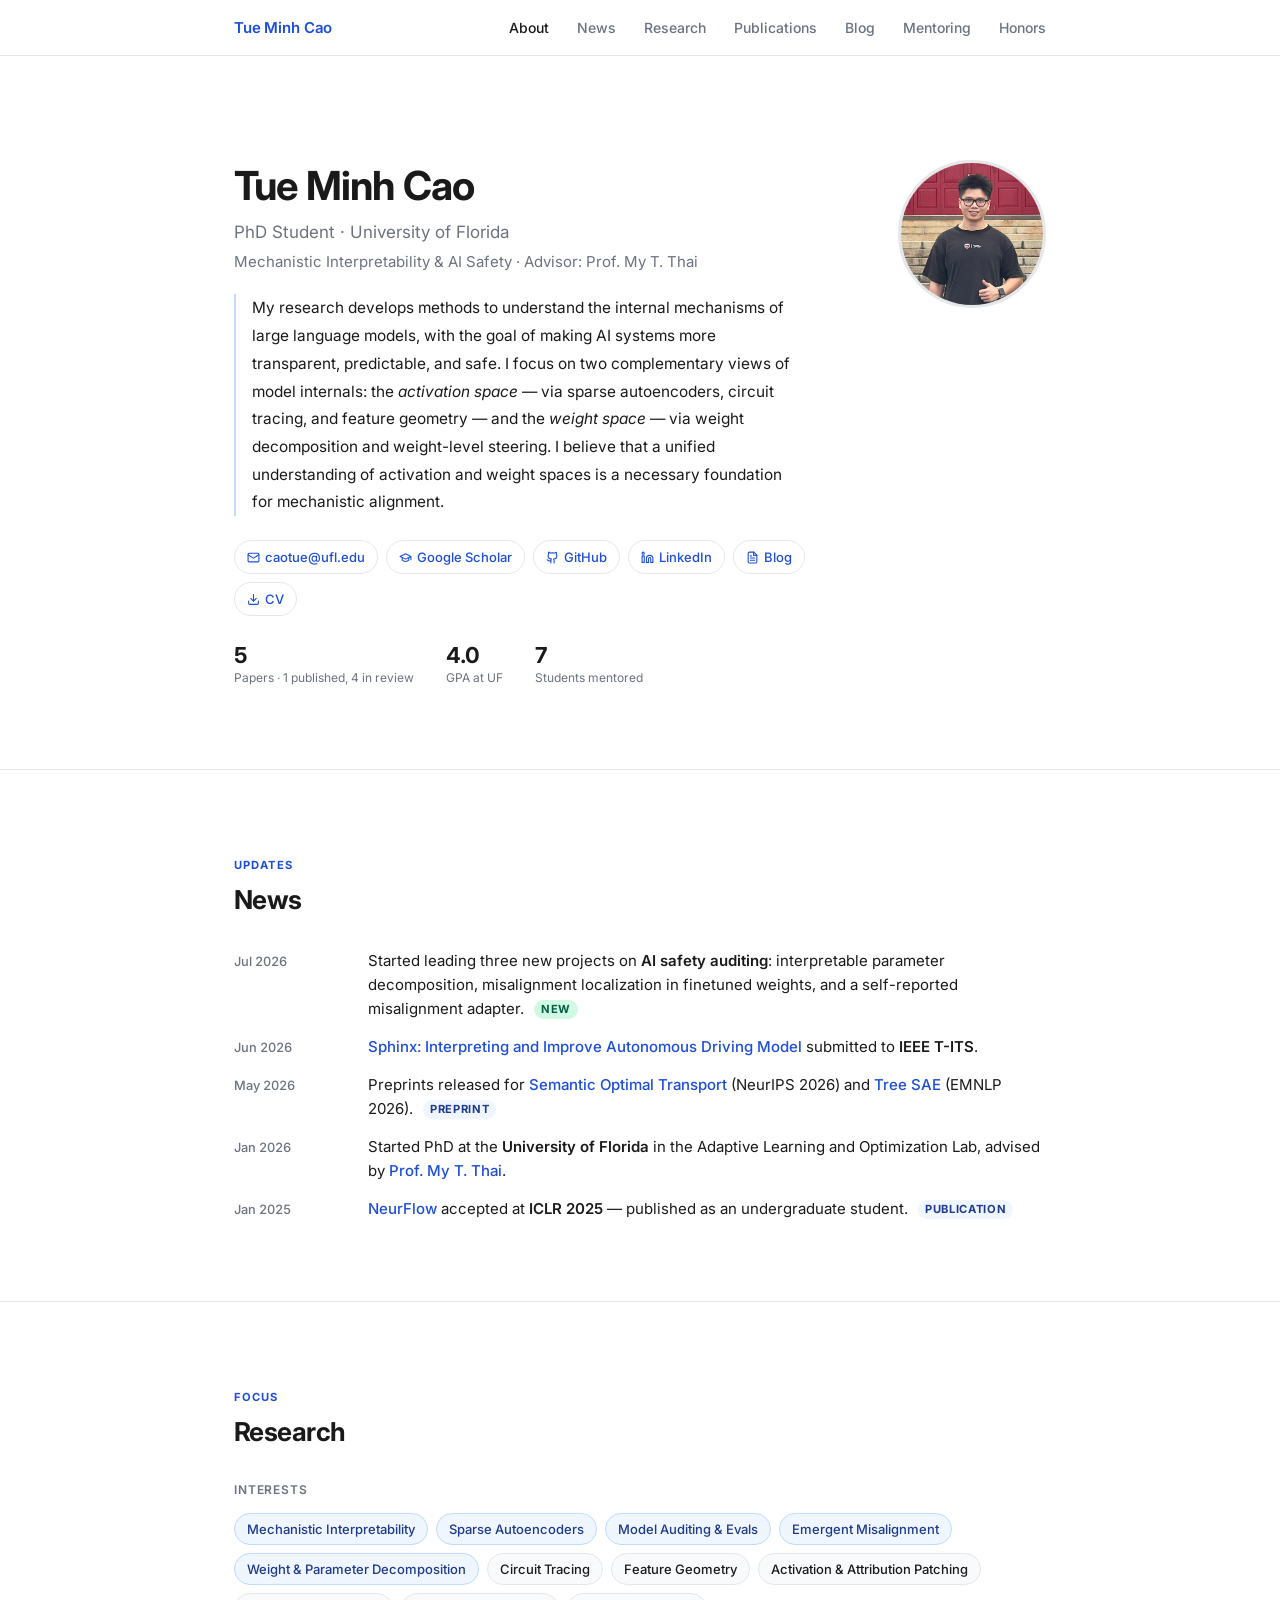
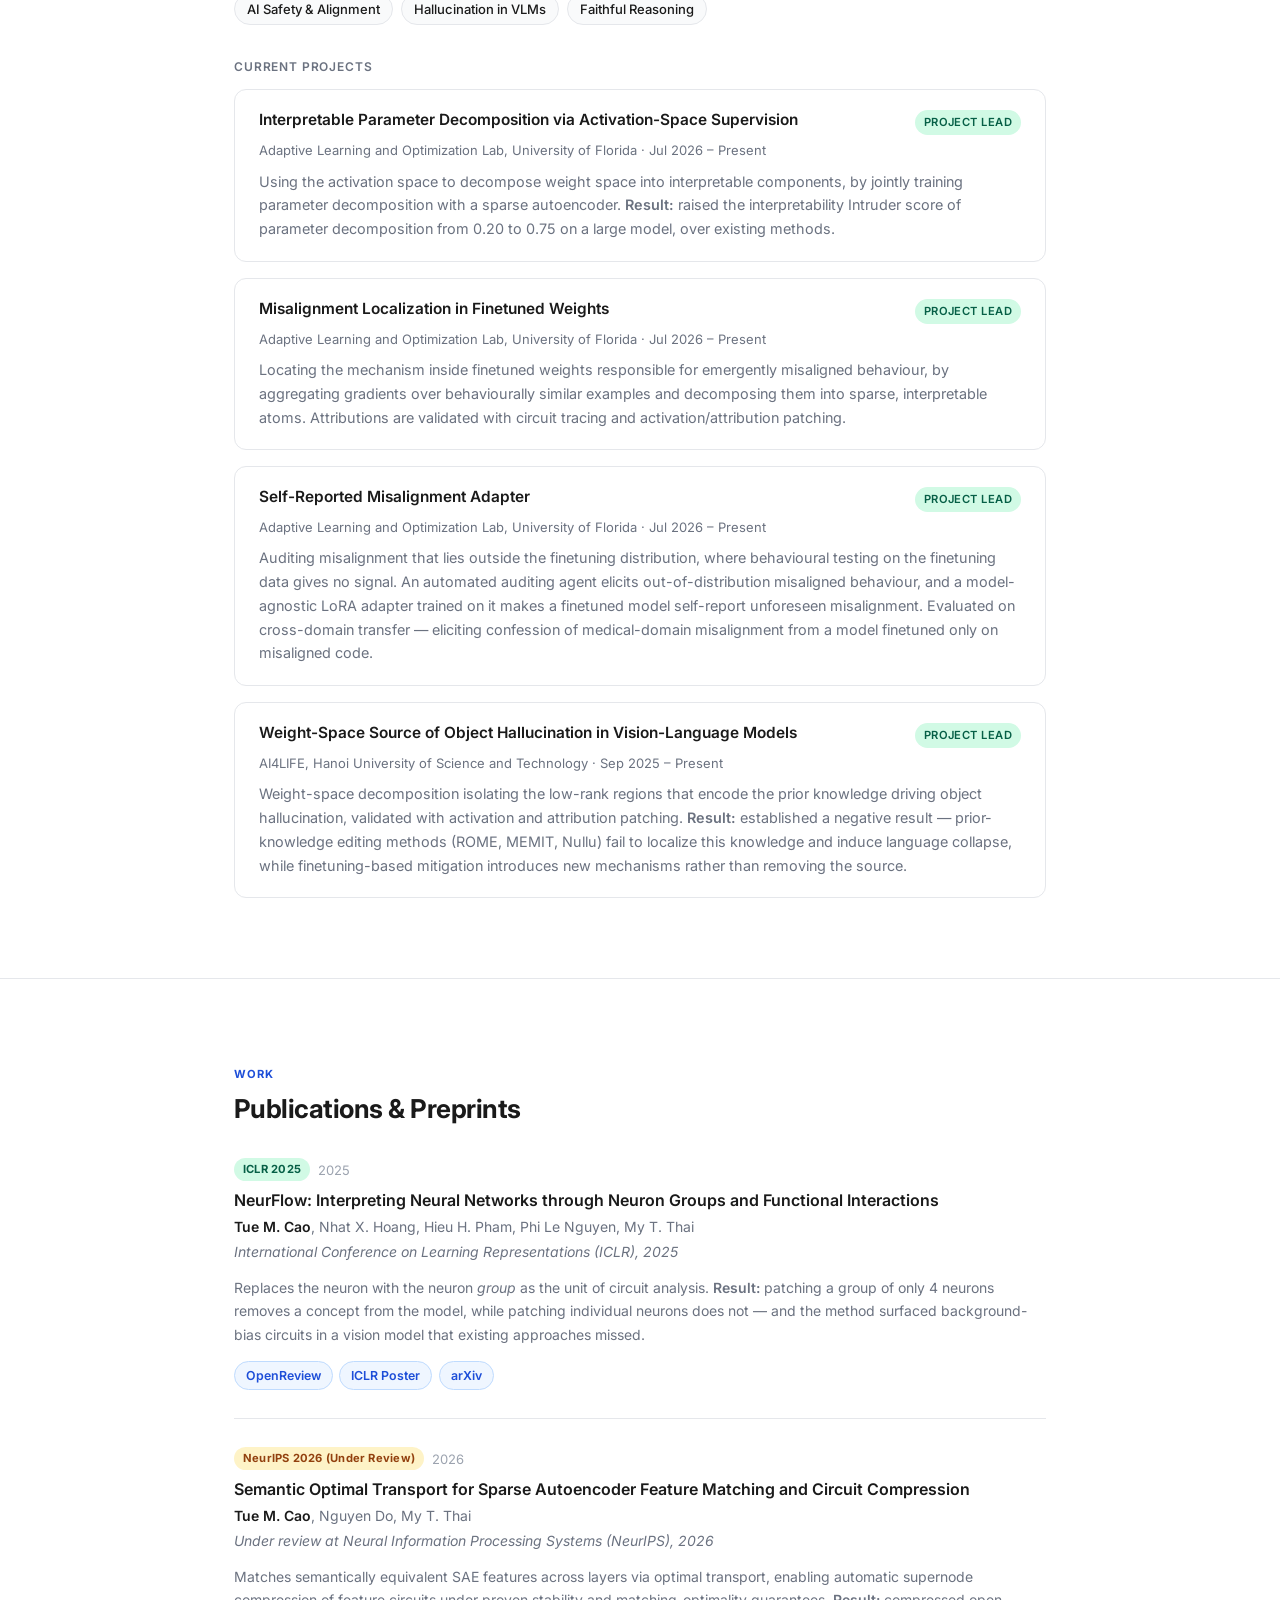
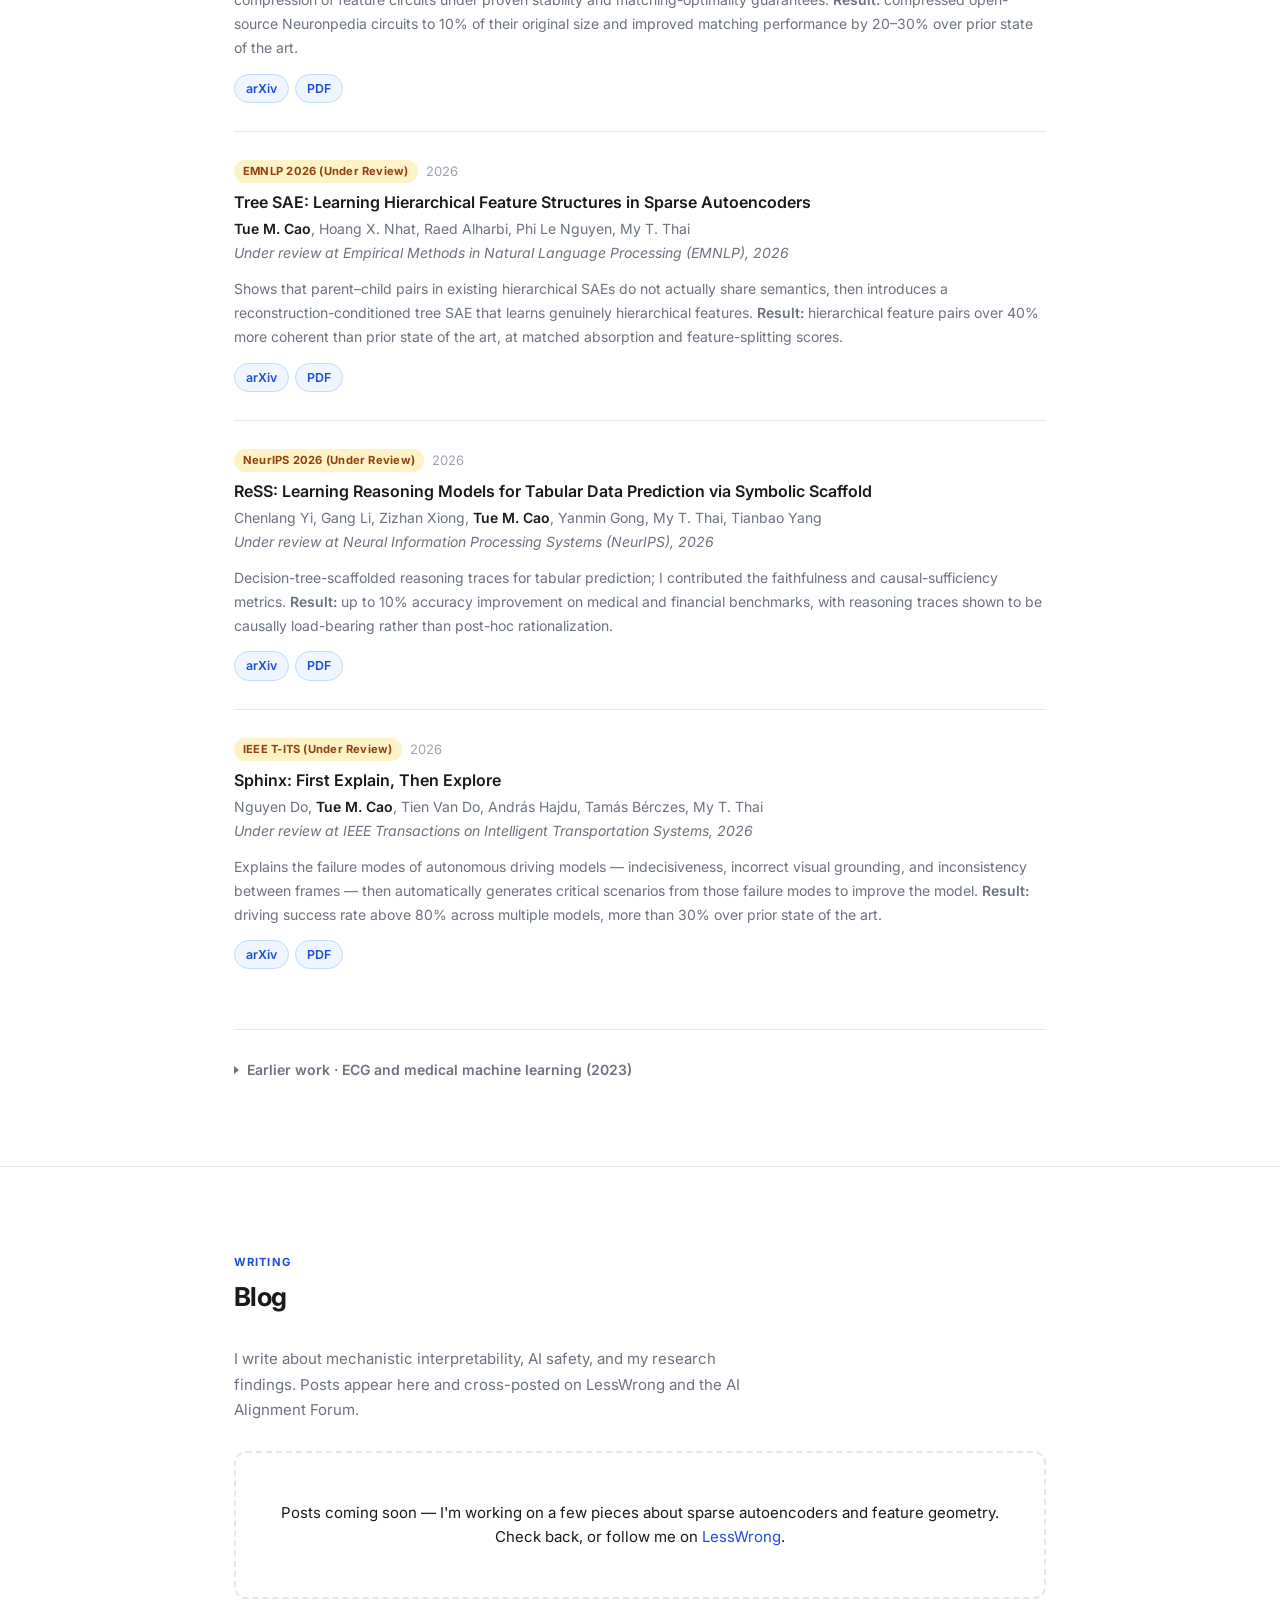
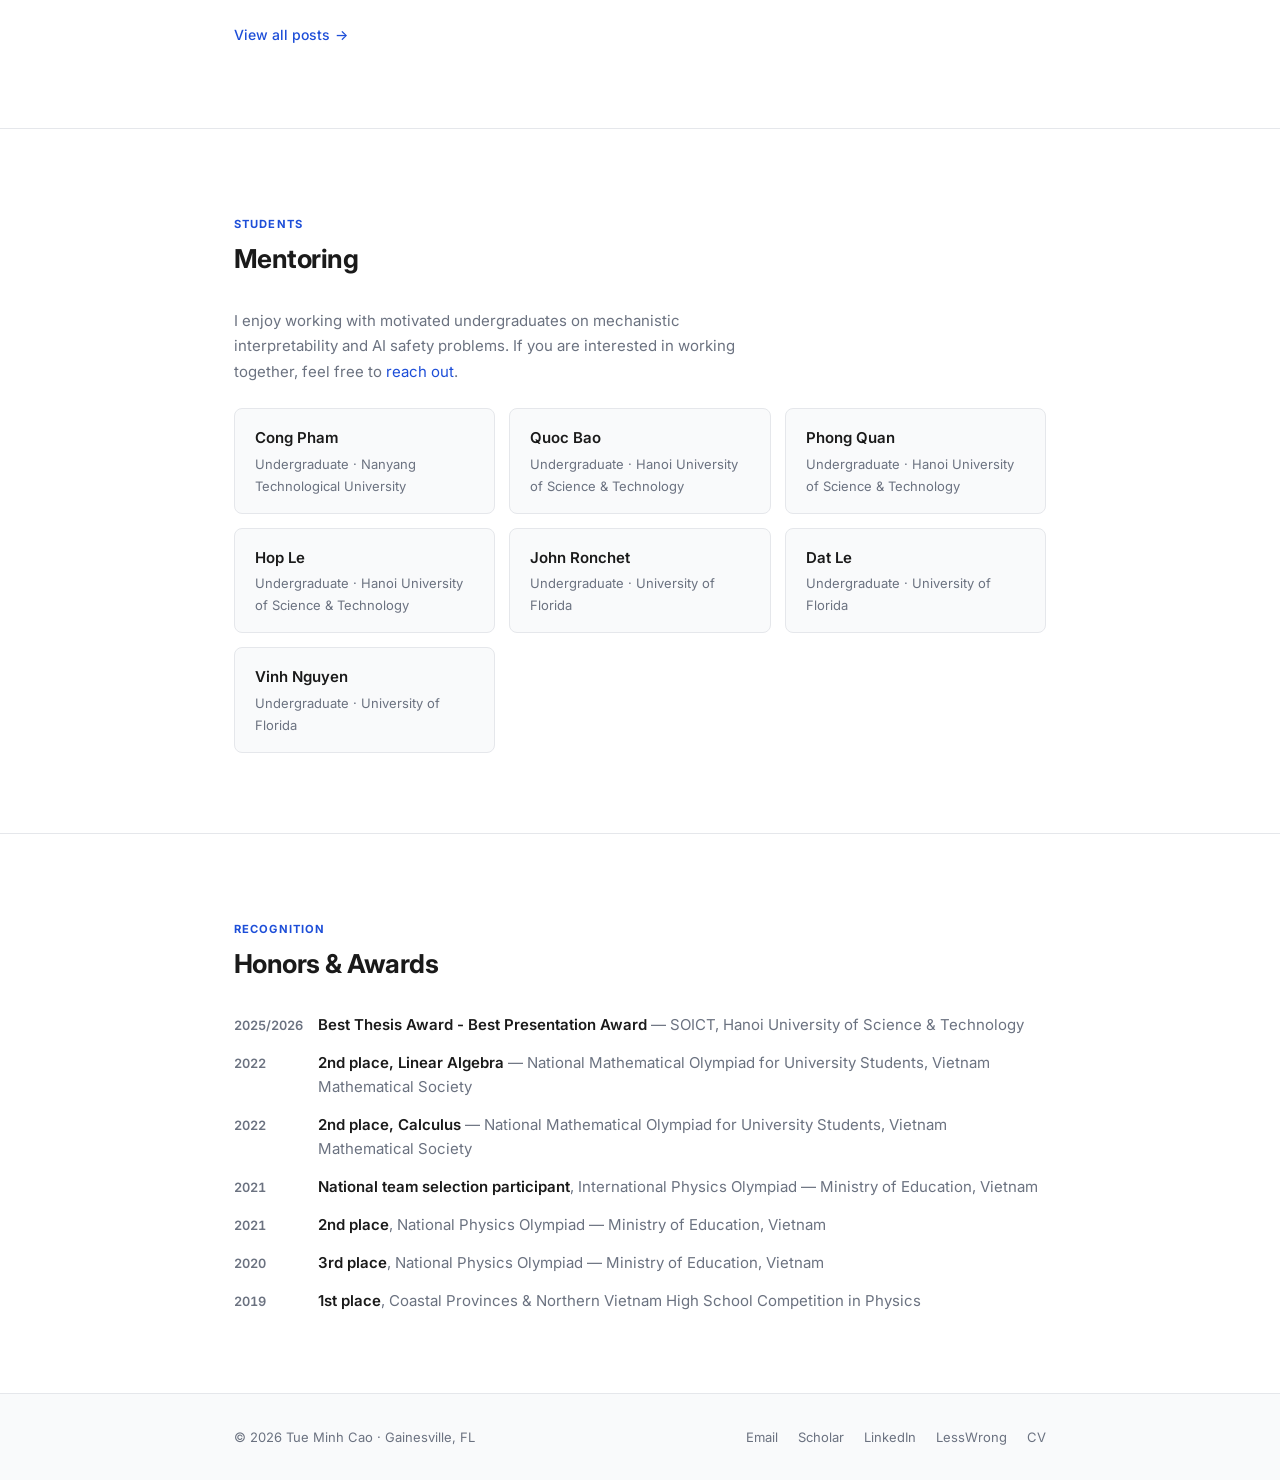
<file: index.html>
<!DOCTYPE html>
<html lang="en">
<head>
  <meta charset="UTF-8" />
  <meta name="viewport" content="width=device-width, initial-scale=1.0" />
  <title>Tue Minh Cao — Mechanistic Interpretability &amp; AI Safety</title>
  <meta name="description" content="PhD student at University of Florida researching mechanistic interpretability, sparse autoencoders, and AI safety." />

  <!-- Open Graph -->
  <meta property="og:title"       content="Tue Minh Cao — Mechanistic Interpretability &amp; AI Safety" />
  <meta property="og:description" content="PhD student at University of Florida studying how large language models work from the inside." />
  <meta property="og:type"        content="website" />

  <!-- Google Fonts -->
  <link rel="preconnect" href="https://fonts.googleapis.com" />
  <link rel="preconnect" href="https://fonts.gstatic.com" crossorigin />
  <link href="https://fonts.googleapis.com/css2?family=Inter:wght@400;500;600;700&display=swap" rel="stylesheet" />

  <link rel="stylesheet" href="css/style.css" />
</head>
<body>

<!-- ── Navigation ──────────────────────────────────────── -->
<nav class="nav" role="navigation" aria-label="Main navigation">
  <div class="nav-inner">
    <a href="#about" class="nav-logo">Tue Minh Cao</a>
    <ul class="nav-links">
      <li><a href="#about">About</a></li>
      <li><a href="#news">News</a></li>
      <li><a href="#research">Research</a></li>
      <li><a href="#publications">Publications</a></li>
      <li><a href="blog/">Blog</a></li>
      <li><a href="#mentoring">Mentoring</a></li>
      <li><a href="#honors">Honors</a></li>
    </ul>
    <button class="nav-menu-btn" aria-label="Toggle menu" aria-expanded="false">
      <span></span><span></span><span></span>
    </button>
  </div>
</nav>

<!-- ── About ───────────────────────────────────────────── -->
<section id="about">
  <div class="container">
    <div class="about-grid">

      <div class="about-content">
        <h1 class="about-name">Tue Minh Cao</h1>
        <p class="about-title">PhD Student &middot; University of Florida</p>
        <p class="about-subtitle">Mechanistic Interpretability &amp; AI Safety &middot; Advisor: Prof. My T. Thai</p>

        <p class="about-statement">
          My research develops methods to understand the internal mechanisms of large language models,
          with the goal of making AI systems more transparent, predictable, and safe. I focus on two
          complementary views of model internals: the <em>activation space</em> — via sparse autoencoders,
          circuit tracing, and feature geometry — and the <em>weight space</em> — via weight decomposition
          and weight-level steering. I believe that a unified understanding of activation and weight spaces
          is a necessary foundation for mechanistic alignment.
        </p>

        <div class="about-links">
          <!-- Email -->
          <a href="mailto:caotue@ufl.edu" class="about-link" title="Email">
            <svg xmlns="http://www.w3.org/2000/svg" viewBox="0 0 24 24" fill="none" stroke="currentColor" stroke-width="2" stroke-linecap="round" stroke-linejoin="round">
              <rect x="2" y="4" width="20" height="16" rx="2"/><path d="m22 7-8.97 5.7a1.94 1.94 0 0 1-2.06 0L2 7"/>
            </svg>
            caotue@ufl.edu
          </a>

          <!-- Google Scholar -->
          <a href="https://scholar.google.com/citations?user=fQE5GQgAAAAJ&hl=en" class="about-link" target="_blank" rel="noopener" title="Google Scholar">
            <svg xmlns="http://www.w3.org/2000/svg" viewBox="0 0 24 24" fill="none" stroke="currentColor" stroke-width="2" stroke-linecap="round" stroke-linejoin="round">
              <path d="M22 10v6M2 10l10-5 10 5-10 5z"/><path d="M6 12v5c3 3 9 3 12 0v-5"/>
            </svg>
            Google Scholar
          </a>

          <!-- GitHub — update this link -->
          <a href="https://github.com/tue147" class="about-link" target="_blank" rel="noopener" title="GitHub">
            <svg xmlns="http://www.w3.org/2000/svg" viewBox="0 0 24 24" fill="none" stroke="currentColor" stroke-width="2" stroke-linecap="round" stroke-linejoin="round">
              <path d="M15 22v-4a4.8 4.8 0 0 0-1-3.2c3 0 6-2 6-5.5.08-1.25-.27-2.48-1-3.5.28-1.15.28-2.35 0-3.5 0 0-1 0-3 1.5-2.64-.5-5.36-.5-8 0C6 2 5 2 5 2c-.3 1.15-.3 2.35 0 3.5A5.4 5.4 0 0 0 4 9c0 3.5 3 5.5 6 5.5-.39.49-.68 1.05-.85 1.65-.17.6-.22 1.23-.15 1.85v4"/>
              <path d="M9 18c-4.51 2-5-2-7-2"/>
            </svg>
            GitHub
          </a>

          <!-- LinkedIn -->
          <a href="https://www.linkedin.com/in/tuecm/" class="about-link" target="_blank" rel="noopener" title="LinkedIn">
            <svg xmlns="http://www.w3.org/2000/svg" viewBox="0 0 24 24" fill="none" stroke="currentColor" stroke-width="2" stroke-linecap="round" stroke-linejoin="round">
              <path d="M16 8a6 6 0 0 1 6 6v7h-4v-7a2 2 0 0 0-2-2 2 2 0 0 0-2 2v7h-4v-7a6 6 0 0 1 6-6z"/>
              <rect width="4" height="12" x="2" y="9"/><circle cx="4" cy="4" r="2"/>
            </svg>
            LinkedIn
          </a>

          <!-- Blog -->
          <a href="blog/" class="about-link" title="Blog">
            <svg xmlns="http://www.w3.org/2000/svg" viewBox="0 0 24 24" fill="none" stroke="currentColor" stroke-width="2" stroke-linecap="round" stroke-linejoin="round">
              <path d="M14.5 2H6a2 2 0 0 0-2 2v16a2 2 0 0 0 2 2h12a2 2 0 0 0 2-2V7.5L14.5 2z"/>
              <polyline points="14 2 14 8 20 8"/><line x1="16" x2="8" y1="13" y2="13"/><line x1="16" x2="8" y1="17" y2="17"/><line x1="10" x2="8" y1="9" y2="9"/>
            </svg>
            Blog
          </a>

          <!-- CV -->
          <a href="assets/cv.pdf" class="about-link" download title="Download CV">
            <svg xmlns="http://www.w3.org/2000/svg" viewBox="0 0 24 24" fill="none" stroke="currentColor" stroke-width="2" stroke-linecap="round" stroke-linejoin="round">
              <path d="M21 15v4a2 2 0 0 1-2 2H5a2 2 0 0 1-2-2v-4"/><polyline points="7 10 12 15 17 10"/><line x1="12" x2="12" y1="15" y2="3"/>
            </svg>
            CV
          </a>
        </div>

        <div class="about-stats">
          <div class="about-stat">
            <span class="about-stat-value">5</span>
            <span class="about-stat-label">Papers &middot; 1 published, 4 in review</span>
          </div>
          <div class="about-stat">
            <span class="about-stat-value">4.0</span>
            <span class="about-stat-label">GPA at UF</span>
          </div>
          <div class="about-stat">
            <span class="about-stat-value">7</span>
            <span class="about-stat-label">Students mentored</span>
          </div>
        </div>
      </div>

      <!-- Profile photo: replace src with your photo path, e.g. assets/profile.jpg -->
      <div class="about-photo-wrap">
        <img src="assets/profile.jpg" alt="Tue Minh Cao" class="profile-photo" />
        <!-- <div class="profile-placeholder" aria-hidden="true">TMC</div> -->
      </div>

    </div>
  </div>
</section>

<!-- ── News ────────────────────────────────────────────── -->
<section id="news">
  <div class="container">
    <p class="section-label">Updates</p>
    <h2 class="section-title">News</h2>

    <div class="news-list">
      <div class="news-item">
        <span class="news-date">Jul 2026</span>
        <span class="news-text">
          Started leading three new projects on <strong>AI safety auditing</strong>: interpretable parameter
          decomposition, misalignment localization in finetuned weights, and a self-reported misalignment adapter.
          <span class="news-badge news-badge--new">New</span>
        </span>
      </div>
      <div class="news-item">
        <span class="news-date">Jun 2026</span>
        <span class="news-text">
          <a href="https://arxiv.org/abs/2606.17482" target="_blank" rel="noopener">Sphinx: Interpreting and Improve Autonomous Driving Model</a>
          submitted to <strong>IEEE T-ITS</strong>.
        </span>
      </div>
      <div class="news-item">
        <span class="news-date">May 2026</span>
        <span class="news-text">
          Preprints released for
          <a href="https://arxiv.org/abs/2605.28567" target="_blank" rel="noopener">Semantic Optimal Transport</a>
          (NeurIPS 2026) and
          <a href="https://arxiv.org/abs/2605.07922" target="_blank" rel="noopener">Tree SAE</a>
          (EMNLP 2026).
          <span class="news-badge news-badge--pub">Preprint</span>
        </span>
      </div>
      <div class="news-item">
        <span class="news-date">Jan 2026</span>
        <span class="news-text">
          Started PhD at the <strong>University of Florida</strong> in the Adaptive Learning and
          Optimization Lab, advised by
          <a href="https://www.cise.ufl.edu/~mythai/" target="_blank" rel="noopener">Prof. My T. Thai</a>.
        </span>
      </div>
      <div class="news-item">
        <span class="news-date">Jan 2025</span>
        <span class="news-text">
          <a href="https://iclr.cc/virtual/2025/poster/30270" target="_blank" rel="noopener">NeurFlow</a>
          accepted at <strong>ICLR 2025</strong> — published as an undergraduate student.
          <span class="news-badge news-badge--pub">Publication</span>
        </span>
      </div>
    </div>
  </div>
</section>

<!-- ── Research ─────────────────────────────────────────── -->
<section id="research">
  <div class="container">
    <p class="section-label">Focus</p>
    <h2 class="section-title">Research</h2>

    <div class="research-interests">
      <p class="subsection-label">Interests</p>
      <div class="tags">
        <span class="tag tag--accent">Mechanistic Interpretability</span>
        <span class="tag tag--accent">Sparse Autoencoders</span>
        <span class="tag tag--accent">Model Auditing &amp; Evals</span>
        <span class="tag tag--accent">Emergent Misalignment</span>
        <span class="tag tag--accent">Weight &amp; Parameter Decomposition</span>
        <span class="tag">Circuit Tracing</span>
        <span class="tag">Feature Geometry</span>
        <span class="tag">Activation &amp; Attribution Patching</span>
        <span class="tag">AI Safety &amp; Alignment</span>
        <span class="tag">Hallucination in VLMs</span>
        <span class="tag">Faithful Reasoning</span>
      </div>
    </div>

    <p class="subsection-label" style="margin-bottom:0.75rem;">Current Projects</p>
    <div class="projects-list">

      <div class="project-card">
        <div class="project-card-top">
          <h3 class="project-title">Interpretable Parameter Decomposition via Activation-Space Supervision</h3>
          <span class="project-status project-status--active">Project Lead</span>
        </div>
        <p class="project-advisor">Adaptive Learning and Optimization Lab, University of Florida &middot; Jul 2026 – Present</p>
        <p class="project-desc">
          Using the activation space to decompose weight space into interpretable components, by jointly
          training parameter decomposition with a sparse autoencoder.
          <strong>Result:</strong> raised the interpretability Intruder score of parameter decomposition
          from 0.20 to 0.75 on a large model, over existing methods.
        </p>
      </div>

      <div class="project-card">
        <div class="project-card-top">
          <h3 class="project-title">Misalignment Localization in Finetuned Weights</h3>
          <span class="project-status project-status--active">Project Lead</span>
        </div>
        <p class="project-advisor">Adaptive Learning and Optimization Lab, University of Florida &middot; Jul 2026 – Present</p>
        <p class="project-desc">
          Locating the mechanism inside finetuned weights responsible for emergently misaligned behaviour,
          by aggregating gradients over behaviourally similar examples and decomposing them into sparse,
          interpretable atoms. Attributions are validated with circuit tracing and activation/attribution patching.
        </p>
      </div>

      <div class="project-card">
        <div class="project-card-top">
          <h3 class="project-title">Self-Reported Misalignment Adapter</h3>
          <span class="project-status project-status--active">Project Lead</span>
        </div>
        <p class="project-advisor">Adaptive Learning and Optimization Lab, University of Florida &middot; Jul 2026 – Present</p>
        <p class="project-desc">
          Auditing misalignment that lies outside the finetuning distribution, where behavioural testing on the
          finetuning data gives no signal. An automated auditing agent elicits out-of-distribution misaligned
          behaviour, and a model-agnostic LoRA adapter trained on it makes a finetuned model self-report
          unforeseen misalignment. Evaluated on cross-domain transfer — eliciting confession of medical-domain
          misalignment from a model finetuned only on misaligned code.
        </p>
      </div>

      <div class="project-card">
        <div class="project-card-top">
          <h3 class="project-title">Weight-Space Source of Object Hallucination in Vision-Language Models</h3>
          <span class="project-status project-status--active">Project Lead</span>
        </div>
        <p class="project-advisor">AI4LIFE, Hanoi University of Science and Technology &middot; Sep 2025 – Present</p>
        <p class="project-desc">
          Weight-space decomposition isolating the low-rank regions that encode the prior knowledge driving
          object hallucination, validated with activation and attribution patching.
          <strong>Result:</strong> established a negative result — prior-knowledge editing methods (ROME, MEMIT,
          Nullu) fail to localize this knowledge and induce language collapse, while finetuning-based mitigation
          introduces new mechanisms rather than removing the source.
        </p>
      </div>

    </div>
  </div>
</section>

<!-- ── Publications ──────────────────────────────────────── -->
<section id="publications">
  <div class="container">
    <p class="section-label">Work</p>
    <h2 class="section-title">Publications &amp; Preprints</h2>

    <div class="pub-list">

      <article class="pub-item">
        <div class="pub-meta">
          <span class="pub-badge pub-badge--published">ICLR 2025</span>
          <span class="pub-year">2025</span>
        </div>
        <h3 class="pub-title">
          <a href="https://openreview.net/forum?id=GdbQyFOUlJ" target="_blank" rel="noopener">
            NeurFlow: Interpreting Neural Networks through Neuron Groups and Functional Interactions
          </a>
        </h3>
        <p class="pub-authors">
          <strong>Tue M. Cao</strong>, Nhat X. Hoang, Hieu H. Pham, Phi Le Nguyen, My T. Thai
        </p>
        <p class="pub-venue">International Conference on Learning Representations (ICLR), 2025</p>
        <p class="pub-desc">
          Replaces the neuron with the neuron <em>group</em> as the unit of circuit analysis.
          <strong>Result:</strong> patching a group of only 4 neurons removes a concept from the model,
          while patching individual neurons does not — and the method surfaced background-bias circuits
          in a vision model that existing approaches missed.
        </p>
        <div class="pub-links">
          <a href="https://openreview.net/forum?id=GdbQyFOUlJ" class="pub-link" target="_blank" rel="noopener">OpenReview</a>
          <a href="https://iclr.cc/virtual/2025/poster/30270" class="pub-link" target="_blank" rel="noopener">ICLR Poster</a>
          <a href="https://arxiv.org/abs/2502.16105" class="pub-link" target="_blank" rel="noopener">arXiv</a>
        </div>
      </article>

      <article class="pub-item">
        <div class="pub-meta">
          <span class="pub-badge pub-badge--review">NeurIPS 2026 (Under Review)</span>
          <span class="pub-year">2026</span>
        </div>
        <h3 class="pub-title">
          <a href="https://arxiv.org/abs/2605.28567" target="_blank" rel="noopener">
            Semantic Optimal Transport for Sparse Autoencoder Feature Matching and Circuit Compression
          </a>
        </h3>
        <p class="pub-authors">
          <strong>Tue M. Cao</strong>, Nguyen Do, My T. Thai
        </p>
        <p class="pub-venue">Under review at Neural Information Processing Systems (NeurIPS), 2026</p>
        <p class="pub-desc">
          Matches semantically equivalent SAE features across layers via optimal transport, enabling
          automatic supernode compression of feature circuits under proven stability and
          matching-optimality guarantees.
          <strong>Result:</strong> compressed open-source Neuronpedia circuits to 10% of their original
          size and improved matching performance by 20–30% over prior state of the art.
        </p>
        <div class="pub-links">
          <a href="https://arxiv.org/abs/2605.28567" class="pub-link" target="_blank" rel="noopener">arXiv</a>
          <a href="https://arxiv.org/pdf/2605.28567" class="pub-link" target="_blank" rel="noopener">PDF</a>
        </div>
      </article>

      <article class="pub-item">
        <div class="pub-meta">
          <span class="pub-badge pub-badge--review">EMNLP 2026 (Under Review)</span>
          <span class="pub-year">2026</span>
        </div>
        <h3 class="pub-title">
          <a href="https://arxiv.org/abs/2605.07922" target="_blank" rel="noopener">
            Tree SAE: Learning Hierarchical Feature Structures in Sparse Autoencoders
          </a>
        </h3>
        <p class="pub-authors">
          <strong>Tue M. Cao</strong>, Hoang X. Nhat, Raed Alharbi, Phi Le Nguyen, My T. Thai
        </p>
        <p class="pub-venue">Under review at Empirical Methods in Natural Language Processing (EMNLP), 2026</p>
        <p class="pub-desc">
          Shows that parent–child pairs in existing hierarchical SAEs do not actually share semantics,
          then introduces a reconstruction-conditioned tree SAE that learns genuinely hierarchical features.
          <strong>Result:</strong> hierarchical feature pairs over 40% more coherent than prior state of the
          art, at matched absorption and feature-splitting scores.
        </p>
        <div class="pub-links">
          <a href="https://arxiv.org/abs/2605.07922" class="pub-link" target="_blank" rel="noopener">arXiv</a>
          <a href="https://arxiv.org/pdf/2605.07922" class="pub-link" target="_blank" rel="noopener">PDF</a>
        </div>
      </article>

      <article class="pub-item">
        <div class="pub-meta">
          <span class="pub-badge pub-badge--review">NeurIPS 2026 (Under Review)</span>
          <span class="pub-year">2026</span>
        </div>
        <h3 class="pub-title">
          <a href="https://arxiv.org/abs/2604.13392" target="_blank" rel="noopener">
            ReSS: Learning Reasoning Models for Tabular Data Prediction via Symbolic Scaffold
          </a>
        </h3>
        <p class="pub-authors">
          Chenlang Yi, Gang Li, Zizhan Xiong, <strong>Tue M. Cao</strong>, Yanmin Gong, My T. Thai, Tianbao Yang
        </p>
        <p class="pub-venue">Under review at Neural Information Processing Systems (NeurIPS), 2026</p>
        <p class="pub-desc">
          Decision-tree-scaffolded reasoning traces for tabular prediction; I contributed the faithfulness
          and causal-sufficiency metrics.
          <strong>Result:</strong> up to 10% accuracy improvement on medical and financial benchmarks,
          with reasoning traces shown to be causally load-bearing rather than post-hoc rationalization.
        </p>
        <div class="pub-links">
          <a href="https://arxiv.org/abs/2604.13392" class="pub-link" target="_blank" rel="noopener">arXiv</a>
          <a href="https://arxiv.org/pdf/2604.13392" class="pub-link" target="_blank" rel="noopener">PDF</a>
        </div>
      </article>

      <article class="pub-item">
        <div class="pub-meta">
          <span class="pub-badge pub-badge--review">IEEE T-ITS (Under Review)</span>
          <span class="pub-year">2026</span>
        </div>
        <h3 class="pub-title">
          <a href="https://arxiv.org/abs/2606.17482" target="_blank" rel="noopener">
            Sphinx: First Explain, Then Explore
          </a>
        </h3>
        <p class="pub-authors">
          Nguyen Do, <strong>Tue M. Cao</strong>, Tien Van Do, András Hajdu, Tamás Bérczes, My T. Thai
        </p>
        <p class="pub-venue">Under review at IEEE Transactions on Intelligent Transportation Systems, 2026</p>
        <p class="pub-desc">
          Explains the failure modes of autonomous driving models — indecisiveness, incorrect visual
          grounding, and inconsistency between frames — then automatically generates critical scenarios
          from those failure modes to improve the model.
          <strong>Result:</strong> driving success rate above 80% across multiple models, more than 30%
          over prior state of the art.
        </p>
        <div class="pub-links">
          <a href="https://arxiv.org/abs/2606.17482" class="pub-link" target="_blank" rel="noopener">arXiv</a>
          <a href="https://arxiv.org/pdf/2606.17482" class="pub-link" target="_blank" rel="noopener">PDF</a>
        </div>
      </article>

    </div>

    <!-- Earlier work, collapsed by default -->
    <details class="earlier-work">
      <summary>Earlier work &middot; ECG and medical machine learning (2023)</summary>
      <div class="pub-list">

        <article class="pub-item">
          <div class="pub-meta">
            <span class="pub-badge pub-badge--preprint">arXiv Preprint</span>
            <span class="pub-year">2023</span>
          </div>
          <h3 class="pub-title">
            <a href="https://arxiv.org/abs/2304.11080" target="_blank" rel="noopener">
              Multimodal Contrastive Learning for Diagnosing Cardiovascular Diseases from ECG Signals and Patient Metadata
            </a>
          </h3>
          <p class="pub-authors">
            <strong>Tue M. Cao</strong>, Nhat H. Tran, Phi Le Nguyen, Hieu H. Pham
          </p>
          <p class="pub-venue">arXiv preprint, 2023</p>
          <p class="pub-desc">
            Adds a similarity term between 12-lead and reduced-lead ECG embeddings to the contrastive loss,
            improving diagnosis performance across all lead combinations.
          </p>
          <div class="pub-links">
            <a href="https://arxiv.org/abs/2304.11080" class="pub-link" target="_blank" rel="noopener">arXiv</a>
          </div>
        </article>

        <article class="pub-item">
          <div class="pub-meta">
            <span class="pub-badge pub-badge--early">ISIC 2023</span>
            <span class="pub-year">2023</span>
          </div>
          <h3 class="pub-title">
            IncepSE: Leveraging InceptionTime's Performance with Squeeze-and-Excitation Mechanism in ECG Analysis
          </h3>
          <p class="pub-authors">
            <strong>Tue M. Cao</strong>, Nhat H. Tran, Phi Le Nguyen, H. Nguyen, Hieu H. Pham
          </p>
          <p class="pub-venue">12th International Symposium on Information and Communications (ISIC), 2023</p>
          <p class="pub-desc">
            Integrates squeeze-and-excitation channel attention into InceptionTime for ECG classification.
          </p>
        </article>

      </div>
    </details>
  </div>
</section>

<!-- ── Blog (preview) ────────────────────────────────────── -->
<section id="blog">
  <div class="container">
    <p class="section-label">Writing</p>
    <h2 class="section-title">Blog</h2>
    <p class="blog-intro">
      I write about mechanistic interpretability, AI safety, and my research findings.
      Posts appear here and cross-posted on LessWrong and the AI Alignment Forum.
    </p>

    <!-- Cards are rendered from blog/posts.json by js/blog.js -->
    <div id="blog-cards"></div>

    <a href="blog/" class="blog-view-all">View all posts</a>
  </div>
</section>

<!-- ── Mentoring ─────────────────────────────────────────── -->
<section id="mentoring">
  <div class="container">
    <p class="section-label">Students</p>
    <h2 class="section-title">Mentoring</h2>
    <p class="mentoring-intro">
      I enjoy working with motivated undergraduates on mechanistic interpretability and AI safety problems.
      If you are interested in working together, feel free to <a href="mailto:caotue@ufl.edu">reach out</a>.
    </p>

    <div class="mentees-grid">
      <div class="mentee-card">
        <div class="mentee-name">Cong Pham</div>
        <div class="mentee-affil">Undergraduate · Nanyang Technological University</div>
      </div>
      <div class="mentee-card">
        <div class="mentee-name">Quoc Bao</div>
        <div class="mentee-affil">Undergraduate · Hanoi University of Science &amp; Technology</div>
      </div>
      <div class="mentee-card">
        <div class="mentee-name">Phong Quan</div>
        <div class="mentee-affil">Undergraduate · Hanoi University of Science &amp; Technology</div>
      </div>
      <div class="mentee-card">
        <div class="mentee-name">Hop Le</div>
        <div class="mentee-affil">Undergraduate · Hanoi University of Science &amp; Technology</div>
      </div>
      <div class="mentee-card">
        <div class="mentee-name">John Ronchet</div>
        <div class="mentee-affil">Undergraduate · University of Florida</div>
      </div>
      <div class="mentee-card">
        <div class="mentee-name">Dat Le</div>
        <div class="mentee-affil">Undergraduate · University of Florida</div>
      </div>
      <div class="mentee-card">
        <div class="mentee-name">Vinh Nguyen</div>
        <div class="mentee-affil">Undergraduate · University of Florida</div>
      </div>
    </div>
  </div>
</section>

<!-- ── Honors ────────────────────────────────────────────── -->
<section id="honors">
  <div class="container">
    <p class="section-label">Recognition</p>
    <h2 class="section-title">Honors &amp; Awards</h2>

    <div class="awards-list">
      <div class="award-item">
        <span class="award-year">2025/2026</span>
        <span class="award-text">
          <strong>Best Thesis Award - Best Presentation Award</strong> — SOICT, Hanoi University of Science &amp; Technology
        </span>
      </div>
      <div class="award-item">
        <span class="award-year">2022</span>
        <span class="award-text">
          <strong>2nd place, Linear Algebra</strong> — National Mathematical Olympiad for University
          Students, Vietnam Mathematical Society
        </span>
      </div>
      <div class="award-item">
        <span class="award-year">2022</span>
        <span class="award-text">
          <strong>2nd place, Calculus</strong> — National Mathematical Olympiad for University
          Students, Vietnam Mathematical Society
        </span>
      </div>
      <div class="award-item">
        <span class="award-year">2021</span>
        <span class="award-text">
          <strong>National team selection participant</strong>, International Physics Olympiad —
          Ministry of Education, Vietnam
        </span>
      </div>
      <div class="award-item">
        <span class="award-year">2021</span>
        <span class="award-text">
          <strong>2nd place</strong>, National Physics Olympiad — Ministry of Education, Vietnam
        </span>
      </div>
      <div class="award-item">
        <span class="award-year">2020</span>
        <span class="award-text">
          <strong>3rd place</strong>, National Physics Olympiad — Ministry of Education, Vietnam
        </span>
      </div>
      <div class="award-item">
        <span class="award-year">2019</span>
        <span class="award-text">
          <strong>1st place</strong>, Coastal Provinces &amp; Northern Vietnam High School
          Competition in Physics
        </span>
      </div>
    </div>
  </div>
</section>

<!-- ── Footer ────────────────────────────────────────────── -->
<footer>
  <div class="footer-inner">
    <span class="footer-copy">
      &copy; <span class="copyright-year"></span> Tue Minh Cao &middot; Gainesville, FL
    </span>
    <div class="footer-links">
      <a href="mailto:caotue@ufl.edu">Email</a>
      <a href="https://scholar.google.com/citations?user=fQE5GQgAAAAJ&hl=en" target="_blank" rel="noopener">Scholar</a>
      <a href="https://www.linkedin.com/in/tuecm/" target="_blank" rel="noopener">LinkedIn</a>
      <a href="https://www.lesswrong.com/users/tue-minh-cao" target="_blank" rel="noopener">LessWrong</a>
      <a href="assets/cv.pdf" download>CV</a>
    </div>
  </div>
</footer>

<script src="js/blog.js"></script>
<script src="js/main.js"></script>
</body>
</html>
</file>
<file: css/style.css>
/* ==========================================================================
   Tue Minh Cao — Personal Website
   Minimal academic design
   ========================================================================== */

/* 1. Variables
   ========================================================================== */
:root {
  --text:           #1a1a1a;
  --text-muted:     #6b7280;
  --text-light:     #9ca3af;
  --accent:         #1d4ed8;
  --accent-dark:    #1e3a8a;
  --accent-light:   #eff6ff;
  --accent-border:  #bfdbfe;
  --bg:             #ffffff;
  --bg-alt:         #f9fafb;
  --border:         #e5e7eb;
  --border-strong:  #d1d5db;
  --shadow:         0 1px 3px rgba(0,0,0,0.08), 0 1px 2px rgba(0,0,0,0.05);
  --shadow-md:      0 4px 12px rgba(0,0,0,0.08), 0 2px 4px rgba(0,0,0,0.04);
  --radius-sm:      4px;
  --radius:         8px;
  --radius-lg:      12px;
  --radius-full:    9999px;
  --max-width:      860px;
  --nav-height:     56px;
}

/* 2. Reset & Base
   ========================================================================== */
*, *::before, *::after { box-sizing: border-box; margin: 0; padding: 0; }

html {
  scroll-behavior: smooth;
  scroll-padding-top: calc(var(--nav-height) + 1.5rem);
}

body {
  font-family: 'Inter', -apple-system, BlinkMacSystemFont, 'Segoe UI', sans-serif;
  font-size: 16px;
  line-height: 1.7;
  color: var(--text);
  background: var(--bg);
  -webkit-font-smoothing: antialiased;
}

h1, h2, h3, h4 { line-height: 1.3; color: var(--text); }
h1 { font-size: clamp(1.875rem, 5vw, 2.5rem); font-weight: 700; letter-spacing: -0.02em; }
h2 { font-size: 1.5rem; font-weight: 700; letter-spacing: -0.015em; }
h3 { font-size: 1.0625rem; font-weight: 600; }

/* :visited must be declared explicitly — browsers otherwise force their own
   purple for visited links, which class selectors alone do not override. */
a, a:link, a:visited { color: var(--accent); text-decoration: none; transition: color 0.15s; }
a:hover { color: var(--accent-dark); text-decoration: underline; }

/* Components that set their own link colour need the same treatment */
.nav-links a:visited   { color: var(--text-muted); }
.nav-links a.active,
.nav-links a:hover     { color: var(--text); }
.nav-logo:visited      { color: var(--text); }
.pub-title a:visited   { color: var(--text); }
.blog-card:visited,
.blog-list-item:visited { color: inherit; }
.post-toc a:visited    { color: var(--text-muted); }
.footer-links a:visited { color: var(--text-muted); }
.about-link:visited    { color: var(--text-muted); }
.post-back:visited     { color: var(--text-muted); }
.back-ref:visited      { color: var(--text-light); }

p { color: var(--text); }
em { font-style: italic; }
strong { font-weight: 600; }

/* 3. Layout
   ========================================================================== */
.container {
  max-width: var(--max-width);
  margin: 0 auto;
  padding: 0 1.5rem;
}

section { padding: 5rem 0; }
section + section { border-top: 1px solid var(--border); }

.section-label {
  display: inline-block;
  font-size: 0.7rem;
  font-weight: 700;
  letter-spacing: 0.1em;
  text-transform: uppercase;
  color: var(--accent);
  margin-bottom: 0.5rem;
}

.section-title {
  font-size: 1.625rem;
  font-weight: 700;
  letter-spacing: -0.02em;
  margin-bottom: 2rem;
}

/* 4. Navigation
   ========================================================================== */
.nav {
  position: sticky;
  top: 0;
  height: var(--nav-height);
  background: rgba(255,255,255,0.92);
  backdrop-filter: blur(12px);
  -webkit-backdrop-filter: blur(12px);
  border-bottom: 1px solid var(--border);
  z-index: 100;
}

.nav-inner {
  max-width: var(--max-width);
  margin: 0 auto;
  padding: 0 1.5rem;
  height: 100%;
  display: flex;
  align-items: center;
  justify-content: space-between;
}

.nav-logo {
  font-weight: 600;
  font-size: 0.9375rem;
  color: var(--text);
  text-decoration: none;
  letter-spacing: -0.01em;
}
.nav-logo:hover { color: var(--accent); text-decoration: none; }

.nav-links {
  list-style: none;
  display: flex;
  align-items: center;
  gap: 1.75rem;
}

.nav-links a {
  font-size: 0.875rem;
  font-weight: 500;
  color: var(--text-muted);
  text-decoration: none;
  transition: color 0.15s;
}
.nav-links a:hover,
.nav-links a.active { color: var(--text); text-decoration: none; }

.nav-menu-btn {
  display: none;
  background: none;
  border: none;
  cursor: pointer;
  padding: 0.5rem;
  color: var(--text);
  flex-direction: column;
  gap: 4px;
}
.nav-menu-btn span {
  display: block;
  width: 20px;
  height: 2px;
  background: currentColor;
  border-radius: 2px;
  transition: transform 0.2s, opacity 0.2s;
}
.nav-menu-btn.is-open span:nth-child(1) { transform: translateY(6px) rotate(45deg); }
.nav-menu-btn.is-open span:nth-child(2) { opacity: 0; }
.nav-menu-btn.is-open span:nth-child(3) { transform: translateY(-6px) rotate(-45deg); }

/* 5. About / Hero
   ========================================================================== */
#about {
  padding-top: calc(5rem + 1.5rem);
  border-top: none !important;
}

.about-grid {
  display: grid;
  grid-template-columns: 1fr auto;
  gap: 4rem;
  align-items: start;
}

.about-name { margin-bottom: 0.375rem; }

.about-title {
  font-size: 1.0625rem;
  color: var(--text-muted);
  font-weight: 400;
  margin-bottom: 0.125rem;
}

.about-subtitle {
  font-size: 0.9375rem;
  color: var(--text-muted);
  margin-bottom: 1.25rem;
}

.about-statement {
  font-size: 0.9625rem;
  line-height: 1.8;
  color: var(--text);
  margin-bottom: 1.5rem;
  max-width: 560px;
  border-left: 2px solid var(--accent-border);
  padding-left: 1rem;
}

.about-links {
  display: flex;
  flex-wrap: wrap;
  gap: 0.5rem;
  margin-bottom: 1.75rem;
}

.about-link {
  display: inline-flex;
  align-items: center;
  gap: 5px;
  font-size: 0.8125rem;
  font-weight: 500;
  color: var(--text-muted);
  padding: 5px 12px;
  border: 1px solid var(--border);
  border-radius: var(--radius-full);
  background: var(--bg);
  transition: all 0.15s;
}
.about-link:hover {
  color: var(--accent);
  border-color: var(--accent);
  background: var(--accent-light);
  text-decoration: none;
}
.about-link svg { width: 13px; height: 13px; flex-shrink: 0; }

.about-stats {
  display: flex;
  gap: 2rem;
}
.about-stat { display: flex; flex-direction: column; }
.about-stat-value { font-size: 1.375rem; font-weight: 700; line-height: 1; }
.about-stat-label { font-size: 0.75rem; color: var(--text-muted); margin-top: 2px; }

/* Profile photo */
.about-photo-wrap { width: 148px; flex-shrink: 0; }

.profile-photo {
  width: 148px;
  height: 148px;
  border-radius: 50%;
  object-fit: cover;
  border: 3px solid var(--border);
  display: block;
}

.profile-placeholder {
  width: 148px;
  height: 148px;
  border-radius: 50%;
  background: var(--accent-light);
  border: 3px solid var(--accent-border);
  display: flex;
  align-items: center;
  justify-content: center;
  font-size: 2rem;
  font-weight: 700;
  color: var(--accent);
  letter-spacing: -0.03em;
  user-select: none;
}

/* 6. News
   ========================================================================== */
.news-list {
  display: flex;
  flex-direction: column;
  gap: 0.875rem;
}

.news-item {
  display: grid;
  grid-template-columns: 110px 1fr;
  gap: 1.5rem;
  align-items: baseline;
}

.news-date {
  font-size: 0.8rem;
  color: var(--text-muted);
  font-weight: 500;
  font-variant-numeric: tabular-nums;
  white-space: nowrap;
}

.news-text { font-size: 0.9375rem; line-height: 1.6; }
.news-text a { font-weight: 500; }

.news-badge {
  display: inline-block;
  font-size: 0.7rem;
  font-weight: 700;
  letter-spacing: 0.06em;
  text-transform: uppercase;
  padding: 1px 7px;
  border-radius: var(--radius-full);
  vertical-align: middle;
  margin-left: 0.375rem;
}
.news-badge--new { background: #d1fae5; color: #065f46; }
.news-badge--pub { background: var(--accent-light); color: var(--accent-dark); }

/* 7. Research
   ========================================================================== */
.research-interests {
  margin-bottom: 2rem;
}

.subsection-label {
  font-size: 0.75rem;
  font-weight: 600;
  text-transform: uppercase;
  letter-spacing: 0.07em;
  color: var(--text-muted);
  margin-bottom: 0.75rem;
}

.tags {
  display: flex;
  flex-wrap: wrap;
  gap: 0.5rem;
}

.tag {
  display: inline-block;
  font-size: 0.8125rem;
  font-weight: 500;
  color: var(--text);
  background: var(--bg-alt);
  border: 1px solid var(--border);
  padding: 4px 12px;
  border-radius: var(--radius-full);
}

.tag--accent {
  color: var(--accent-dark);
  background: var(--accent-light);
  border-color: var(--accent-border);
}

.projects-list {
  display: flex;
  flex-direction: column;
  gap: 1rem;
}

.project-card {
  padding: 1.25rem 1.5rem;
  border: 1px solid var(--border);
  border-radius: var(--radius-lg);
  background: var(--bg);
  transition: box-shadow 0.2s, border-color 0.2s;
}
.project-card:hover { box-shadow: var(--shadow-md); border-color: var(--border-strong); }

.project-card-top {
  display: flex;
  align-items: flex-start;
  justify-content: space-between;
  gap: 1rem;
  margin-bottom: 0.25rem;
}

.project-title { font-size: 0.9625rem; font-weight: 600; }

.project-status {
  flex-shrink: 0;
  font-size: 0.7rem;
  font-weight: 600;
  letter-spacing: 0.04em;
  text-transform: uppercase;
  padding: 3px 9px;
  border-radius: var(--radius-full);
}
.project-status--active  { background: #d1fae5; color: #065f46; }
.project-status--review  { background: #fef3c7; color: #92400e; }

.project-advisor { font-size: 0.8125rem; color: var(--text-muted); margin-bottom: 0.5rem; }
.project-desc { font-size: 0.9rem; color: var(--text-muted); line-height: 1.65; }

/* 8. Publications
   ========================================================================== */
.pub-list {
  display: flex;
  flex-direction: column;
}

.pub-item {
  padding: 1.75rem 0;
  border-bottom: 1px solid var(--border);
}
.pub-item:first-child { padding-top: 0; }
.pub-item:last-child { border-bottom: none; }

.pub-meta {
  display: flex;
  align-items: center;
  flex-wrap: wrap;
  gap: 0.5rem;
  margin-bottom: 0.5rem;
}

.pub-badge {
  font-size: 0.7rem;
  font-weight: 700;
  padding: 2px 9px;
  border-radius: var(--radius-full);
  letter-spacing: 0.02em;
}
.pub-badge--published { background: #d1fae5; color: #065f46; }
.pub-badge--review    { background: #fef3c7; color: #92400e; }
.pub-badge--preprint  { background: #f3f4f6; color: #374151; }
.pub-badge--early     { background: #fce7f3; color: #9d174d; }

.pub-year { font-size: 0.8125rem; color: var(--text-light); }

.pub-title { font-size: 1.0rem; font-weight: 600; line-height: 1.45; margin-bottom: 0.25rem; }
.pub-title a { color: var(--text); }
.pub-title a:hover { color: var(--accent); text-decoration: underline; }

.pub-authors { font-size: 0.875rem; color: var(--text-muted); margin-bottom: 0.15rem; line-height: 1.5; }
.pub-authors strong { color: var(--text); font-weight: 600; }

.pub-venue { font-size: 0.875rem; color: var(--text-muted); font-style: italic; margin-bottom: 0.75rem; }

.pub-desc {
  font-size: 0.875rem;
  color: var(--text-muted);
  line-height: 1.7;
  margin-bottom: 0.875rem;
}

.pub-links { display: flex; flex-wrap: wrap; gap: 0.4rem; }

.pub-link {
  display: inline-block;
  font-size: 0.775rem;
  font-weight: 600;
  color: var(--accent);
  background: var(--accent-light);
  padding: 3px 11px;
  border-radius: var(--radius-full);
  border: 1px solid var(--accent-border);
  transition: all 0.15s;
}
.pub-link:hover {
  background: var(--accent);
  color: #fff;
  border-color: var(--accent);
  text-decoration: none;
}

/* Earlier work — collapsed publication group */
.earlier-work {
  margin-top: 2rem;
  border-top: 1px solid var(--border);
  padding-top: 1.5rem;
}

.earlier-work > summary {
  cursor: pointer;
  font-size: 0.875rem;
  font-weight: 600;
  color: var(--text-muted);
  list-style: none;
  display: flex;
  align-items: center;
  gap: 0.5rem;
  padding: 0.25rem 0;
  transition: color 0.15s;
}
.earlier-work > summary::-webkit-details-marker { display: none; }
.earlier-work > summary:hover { color: var(--accent); }

/* Disclosure triangle that rotates when open */
.earlier-work > summary::before {
  content: '';
  width: 0; height: 0;
  border-left: 5px solid currentColor;
  border-top: 4px solid transparent;
  border-bottom: 4px solid transparent;
  transition: transform 0.2s;
  flex-shrink: 0;
}
.earlier-work[open] > summary::before { transform: rotate(90deg); }
.earlier-work[open] > summary { margin-bottom: 0.5rem; }

.earlier-work .pub-item:first-child { padding-top: 1.5rem; }

/* 8b. Honors & Awards
   ========================================================================== */
.awards-list {
  display: flex;
  flex-direction: column;
  gap: 0.875rem;
}

.award-item {
  display: grid;
  grid-template-columns: 60px 1fr;
  gap: 1.5rem;
  align-items: baseline;
}

.award-year {
  font-size: 0.8rem;
  font-weight: 600;
  color: var(--text-muted);
  font-variant-numeric: tabular-nums;
}

.award-text { font-size: 0.9375rem; line-height: 1.6; color: var(--text-muted); }
.award-text strong { color: var(--text); font-weight: 600; }

/* 9. Blog
   ========================================================================== */
.blog-intro {
  font-size: 0.9375rem;
  color: var(--text-muted);
  margin-bottom: 1.75rem;
  max-width: 540px;
}

.blog-grid {
  display: grid;
  grid-template-columns: repeat(auto-fill, minmax(270px, 1fr));
  gap: 1.25rem;
}

.blog-card {
  display: flex;
  flex-direction: column;
  padding: 1.5rem;
  border: 1px solid var(--border);
  border-radius: var(--radius-lg);
  background: var(--bg);
  text-decoration: none;
  transition: box-shadow 0.2s, border-color 0.2s, transform 0.2s;
}
.blog-card:hover {
  box-shadow: var(--shadow-md);
  border-color: var(--border-strong);
  transform: translateY(-2px);
  text-decoration: none;
}

.blog-card-platform {
  display: inline-flex;
  align-items: center;
  gap: 5px;
  font-size: 0.7rem;
  font-weight: 700;
  letter-spacing: 0.07em;
  text-transform: uppercase;
  color: var(--text-muted);
  margin-bottom: 0.625rem;
}

.platform-dot {
  width: 7px; height: 7px; border-radius: 50%; flex-shrink: 0;
}
.platform-dot--lw  { background: #cb6843; }
.platform-dot--af  { background: #4a7c59; }
.platform-dot--own { background: var(--accent); }
.platform-dot--sub { background: #f97316; }

.blog-card-title {
  font-size: 0.9625rem;
  font-weight: 600;
  color: var(--text);
  line-height: 1.45;
  margin-bottom: 0.5rem;
}

.blog-card-date { font-size: 0.8rem; color: var(--text-light); margin-bottom: 0.625rem; }

.blog-card-excerpt {
  font-size: 0.875rem;
  color: var(--text-muted);
  line-height: 1.65;
  flex-grow: 1;
  margin-bottom: 1rem;
}

.blog-card-cta {
  display: inline-flex;
  align-items: center;
  gap: 4px;
  font-size: 0.8125rem;
  font-weight: 500;
  color: var(--accent);
  margin-top: auto;
}
.blog-card-cta::after { content: '→'; }

.blog-view-all {
  display: inline-flex;
  align-items: center;
  gap: 5px;
  font-size: 0.875rem;
  font-weight: 500;
  color: var(--accent);
  margin-top: 1.5rem;
}
.blog-view-all::after { content: '→'; }

.blog-empty {
  padding: 3rem 2rem;
  border: 2px dashed var(--border);
  border-radius: var(--radius-lg);
  text-align: center;
  color: var(--text-muted);
}
.blog-empty p { font-size: 0.9375rem; line-height: 1.6; }

/* 10. Mentoring
   ========================================================================== */
.mentoring-intro {
  font-size: 0.9375rem;
  color: var(--text-muted);
  margin-bottom: 1.5rem;
  max-width: 540px;
}

.mentees-grid {
  display: grid;
  grid-template-columns: repeat(auto-fill, minmax(220px, 1fr));
  gap: 0.875rem;
}

.mentee-card {
  padding: 1rem 1.25rem;
  border: 1px solid var(--border);
  border-radius: var(--radius);
  background: var(--bg-alt);
}
.mentee-name { font-weight: 600; font-size: 0.9375rem; margin-bottom: 2px; }
.mentee-affil { font-size: 0.8125rem; color: var(--text-muted); }

/* 11. Footer
   ========================================================================== */
footer {
  border-top: 1px solid var(--border);
  padding: 2rem 0;
  background: var(--bg-alt);
}

.footer-inner {
  max-width: var(--max-width);
  margin: 0 auto;
  padding: 0 1.5rem;
  display: flex;
  justify-content: space-between;
  align-items: center;
  flex-wrap: wrap;
  gap: 0.75rem;
}

.footer-copy { font-size: 0.8125rem; color: var(--text-muted); }

.footer-links { display: flex; gap: 1.25rem; }
.footer-links a { font-size: 0.8125rem; color: var(--text-muted); }
.footer-links a:hover { color: var(--accent); text-decoration: none; }

/* ============================================================
   Blog Listing Page (blog/index.html)
   ============================================================ */
.blog-page-header {
  padding: calc(5rem + 1.5rem) 0 3rem;
  border-bottom: 1px solid var(--border);
}

.blog-page-title { margin-bottom: 0.5rem; }
.blog-page-desc { font-size: 0.9625rem; color: var(--text-muted); max-width: 520px; }

.blog-filters {
  display: flex;
  flex-wrap: wrap;
  gap: 0.5rem;
  margin: 1.5rem 0 0; /* header already supplies the bottom spacing */
}
.blog-filters:empty { display: none; }

.filter-btn {
  font-size: 0.8rem;
  font-weight: 600;
  padding: 5px 14px;
  border-radius: var(--radius-full);
  border: 1px solid var(--border);
  background: var(--bg);
  color: var(--text-muted);
  cursor: pointer;
  transition: all 0.15s;
  font-family: inherit;
  letter-spacing: 0.02em;
}
.filter-btn:hover,
.filter-btn.active {
  background: var(--accent);
  color: #fff;
  border-color: var(--accent);
}

.blog-full-list {
  display: flex;
  flex-direction: column;
  padding: 1.5rem 0;
}

.blog-list-item {
  display: grid;
  grid-template-columns: 90px 1fr;
  gap: 2rem;
  padding: 1.5rem 0;
  border-bottom: 1px solid var(--border);
  text-decoration: none;
  transition: opacity 0.15s;
}
.blog-list-item:last-child { border-bottom: none; }
.blog-list-item:hover { text-decoration: none; opacity: 0.85; }
.blog-list-item:hover .blist-title { color: var(--accent); }

.blist-date { font-size: 0.8rem; color: var(--text-light); padding-top: 3px; font-variant-numeric: tabular-nums; }

.blist-platform {
  display: inline-flex;
  align-items: center;
  gap: 4px;
  font-size: 0.7rem;
  font-weight: 700;
  text-transform: uppercase;
  letter-spacing: 0.06em;
  color: var(--text-muted);
  margin-bottom: 0.25rem;
}

.blist-title {
  font-size: 1rem;
  font-weight: 600;
  color: var(--text);
  line-height: 1.4;
  margin-bottom: 0.375rem;
  transition: color 0.15s;
}

.blist-excerpt { font-size: 0.875rem; color: var(--text-muted); line-height: 1.65; }

/* ============================================================
   Blog Post Page (blog/post-template.html)
   ============================================================ */
.post-nav { padding: 1rem 0; border-bottom: 1px solid var(--border); }
.post-back {
  display: inline-flex;
  align-items: center;
  gap: 5px;
  font-size: 0.875rem;
  color: var(--text-muted);
}
.post-back::before { content: '←'; }
.post-back:hover { color: var(--accent); text-decoration: none; }

.post-header {
  padding-top: 3rem;
  padding-bottom: 2rem;
  border-bottom: 1px solid var(--border);
  border-top: none !important;
}

.post-platform-badge {
  display: inline-flex;
  align-items: center;
  gap: 5px;
  font-size: 0.7rem;
  font-weight: 700;
  text-transform: uppercase;
  letter-spacing: 0.07em;
  color: var(--text-muted);
  margin-bottom: 0.875rem;
}

.post-title {
  font-size: clamp(1.625rem, 4vw, 2.125rem);
  font-weight: 700;
  line-height: 1.25;
  letter-spacing: -0.02em;
  margin-bottom: 1rem;
}

.post-meta {
  display: flex;
  flex-wrap: wrap;
  gap: 1.25rem;
  align-items: center;
  font-size: 0.875rem;
  color: var(--text-muted);
}

.post-tags { display: flex; flex-wrap: wrap; gap: 0.5rem; margin-top: 1rem; }

.post-body {
  max-width: 680px;
  padding: 2.5rem 0 4rem;
}

.post-body p { margin-bottom: 1.25rem; font-size: 1rem; line-height: 1.8; }
.post-body h2 { font-size: 1.375rem; margin-top: 2.5rem; margin-bottom: 0.875rem; }
.post-body h3 { font-size: 1.125rem; margin-top: 2rem; margin-bottom: 0.625rem; }
.post-body ul, .post-body ol { padding-left: 1.5rem; margin-bottom: 1.25rem; }
.post-body li { margin-bottom: 0.375rem; line-height: 1.75; }
.post-body figure { margin: 2rem 0; }
.post-body figcaption { font-size: 0.875rem; color: var(--text-muted); margin-top: 0.5rem; text-align: center; font-style: italic; }

.post-body blockquote {
  border-left: 3px solid var(--border-strong);
  padding-left: 1.25rem;
  margin: 1.75rem 0;
  color: var(--text-muted);
  font-style: italic;
}

.post-body code {
  font-family: 'Fira Code', 'Cascadia Code', 'Menlo', monospace;
  font-size: 0.875em;
  background: var(--bg-alt);
  padding: 2px 5px;
  border-radius: var(--radius-sm);
  border: 1px solid var(--border);
}

.post-body pre {
  background: #1e293b;
  color: #e2e8f0;
  padding: 1.25rem;
  border-radius: var(--radius);
  overflow-x: auto;
  margin-bottom: 1.25rem;
}
.post-body pre code { background: none; border: none; padding: 0; color: inherit; font-size: 0.875rem; }

/* Markdown-rendered extras */
.post-loading {
  padding: 4rem 0;
  color: var(--text-light);
  font-size: 0.9375rem;
}

.post-body img {
  max-width: 100%;
  height: auto;
  border-radius: var(--radius);
  display: block;
  margin: 0 auto;
}

.post-body hr {
  border: none;
  border-top: 1px solid var(--border);
  margin: 2.5rem 0;
}

.post-body table {
  width: 100%;
  border-collapse: collapse;
  margin-bottom: 1.5rem;
  font-size: 0.9rem;
}
.post-body th,
.post-body td {
  border: 1px solid var(--border);
  padding: 0.5rem 0.75rem;
  text-align: left;
}
.post-body th { background: var(--bg-alt); font-weight: 600; }

/* Wide content must scroll inside itself, never the page */
.post-body .table-scroll { overflow-x: auto; }

/* Table of contents */
.post-toc {
  background: var(--bg-alt);
  border: 1px solid var(--border);
  border-radius: var(--radius);
  padding: 1.125rem 1.5rem;
  margin: 2rem 0;
}
.toc-label {
  font-size: 0.7rem !important;
  font-weight: 700;
  letter-spacing: 0.09em;
  text-transform: uppercase;
  color: var(--text-muted);
  margin-bottom: 0.625rem !important;
}
.post-toc ul { list-style: none; padding-left: 0; margin-bottom: 0; }
.post-toc li { margin-bottom: 0.3rem; line-height: 1.5; }
.post-toc li.toc-sub { padding-left: 1rem; }
.post-toc a { font-size: 0.875rem; color: var(--text-muted); }
.post-toc a:hover { color: var(--accent); }

/* Citation / footnote styles */
.cite { position: relative; display: inline; }

.cite-num {
  font-size: 0.72em;
  vertical-align: super;
  line-height: 0;
  color: var(--accent);
  font-weight: 700;
  cursor: default;
  text-decoration: none;
}
.cite-num:hover { text-decoration: underline; }

.cite-tooltip {
  display: none;
  position: absolute;
  bottom: calc(100% + 10px);
  left: 50%;
  transform: translateX(-50%);
  background: #1e293b;
  color: #e2e8f0;
  padding: 0.625rem 0.875rem;
  border-radius: var(--radius);
  font-size: 0.8125rem;
  font-style: normal;
  line-height: 1.55;
  width: 300px;
  z-index: 200;
  pointer-events: none;
  box-shadow: var(--shadow-md);
}
.cite-tooltip::after {
  content: '';
  position: absolute;
  top: 100%; left: 50%;
  transform: translateX(-50%);
  border: 6px solid transparent;
  border-top-color: #1e293b;
}
.cite:hover .cite-tooltip { display: block; }

/* References section */
.references {
  border-top: 1px solid var(--border);
  padding-top: 2rem;
  margin-top: 3rem;
}
.references h2 { font-size: 1.125rem; margin-bottom: 1.25rem; }

.ref-list {
  list-style: none;
  counter-reset: ref-counter;
}
/* Absolute-positioned marker, NOT grid: the <li> holds inline content
   (<em>, <a>, text) and grid would place each child in its own cell. */
.ref-list li {
  counter-increment: ref-counter;
  position: relative;
  padding-left: 2.25rem;
  margin-bottom: 1rem;
  font-size: 0.875rem;
  line-height: 1.65;
  color: var(--text-muted);
}
.ref-list li::before {
  content: '[' counter(ref-counter) ']';
  position: absolute;
  left: 0;
  top: 0;
  color: var(--accent);
  font-weight: 700;
  font-size: 0.8rem;
}
.back-ref { color: var(--text-light); margin-left: 0.375rem; font-size: 0.875rem; }
.back-ref:hover { color: var(--accent); text-decoration: none; }

/* Post footer */
.post-footer {
  border-top: 1px solid var(--border);
  padding: 2rem 0;
  display: flex;
  flex-wrap: wrap;
  justify-content: space-between;
  align-items: center;
  gap: 1rem;
}
.post-discuss { font-size: 0.9rem; color: var(--text-muted); }
.post-discuss a { font-weight: 500; }

/* ============================================================
   Responsive
   ============================================================ */
@media (max-width: 768px) {
  .nav-links {
    display: none;
    position: fixed;
    top: var(--nav-height);
    left: 0; right: 0; bottom: 0;
    background: var(--bg);
    flex-direction: column;
    padding: 2rem 1.5rem;
    gap: 1.5rem;
    border-top: 1px solid var(--border);
    z-index: 99;
  }
  .nav-links.is-open { display: flex; }
  .nav-links a { font-size: 1.125rem; }
  .nav-menu-btn { display: flex; }

  .about-grid { grid-template-columns: 1fr; }
  .about-photo-wrap { order: -1; width: 112px; }
  .profile-photo,
  .profile-placeholder { width: 112px; height: 112px; font-size: 1.5rem; }
  .about-stats { gap: 1.5rem; }
  .about-statement { max-width: 100%; }

  .blog-grid { grid-template-columns: 1fr; }
  .mentees-grid { grid-template-columns: 1fr; }
  .news-item { grid-template-columns: 1fr; gap: 0.125rem; }
  .award-item { grid-template-columns: 1fr; gap: 0.125rem; }

  section { padding: 3rem 0; }
  #about { padding-top: calc(3rem + 1.5rem); }

  .blog-list-item { grid-template-columns: 1fr; gap: 0.25rem; }
  .blist-date { margin-bottom: 0.5rem; }
}

@media (max-width: 480px) {
  .about-stats { flex-wrap: wrap; gap: 1.25rem; }
  .pub-links { gap: 0.375rem; }
}
</file>
